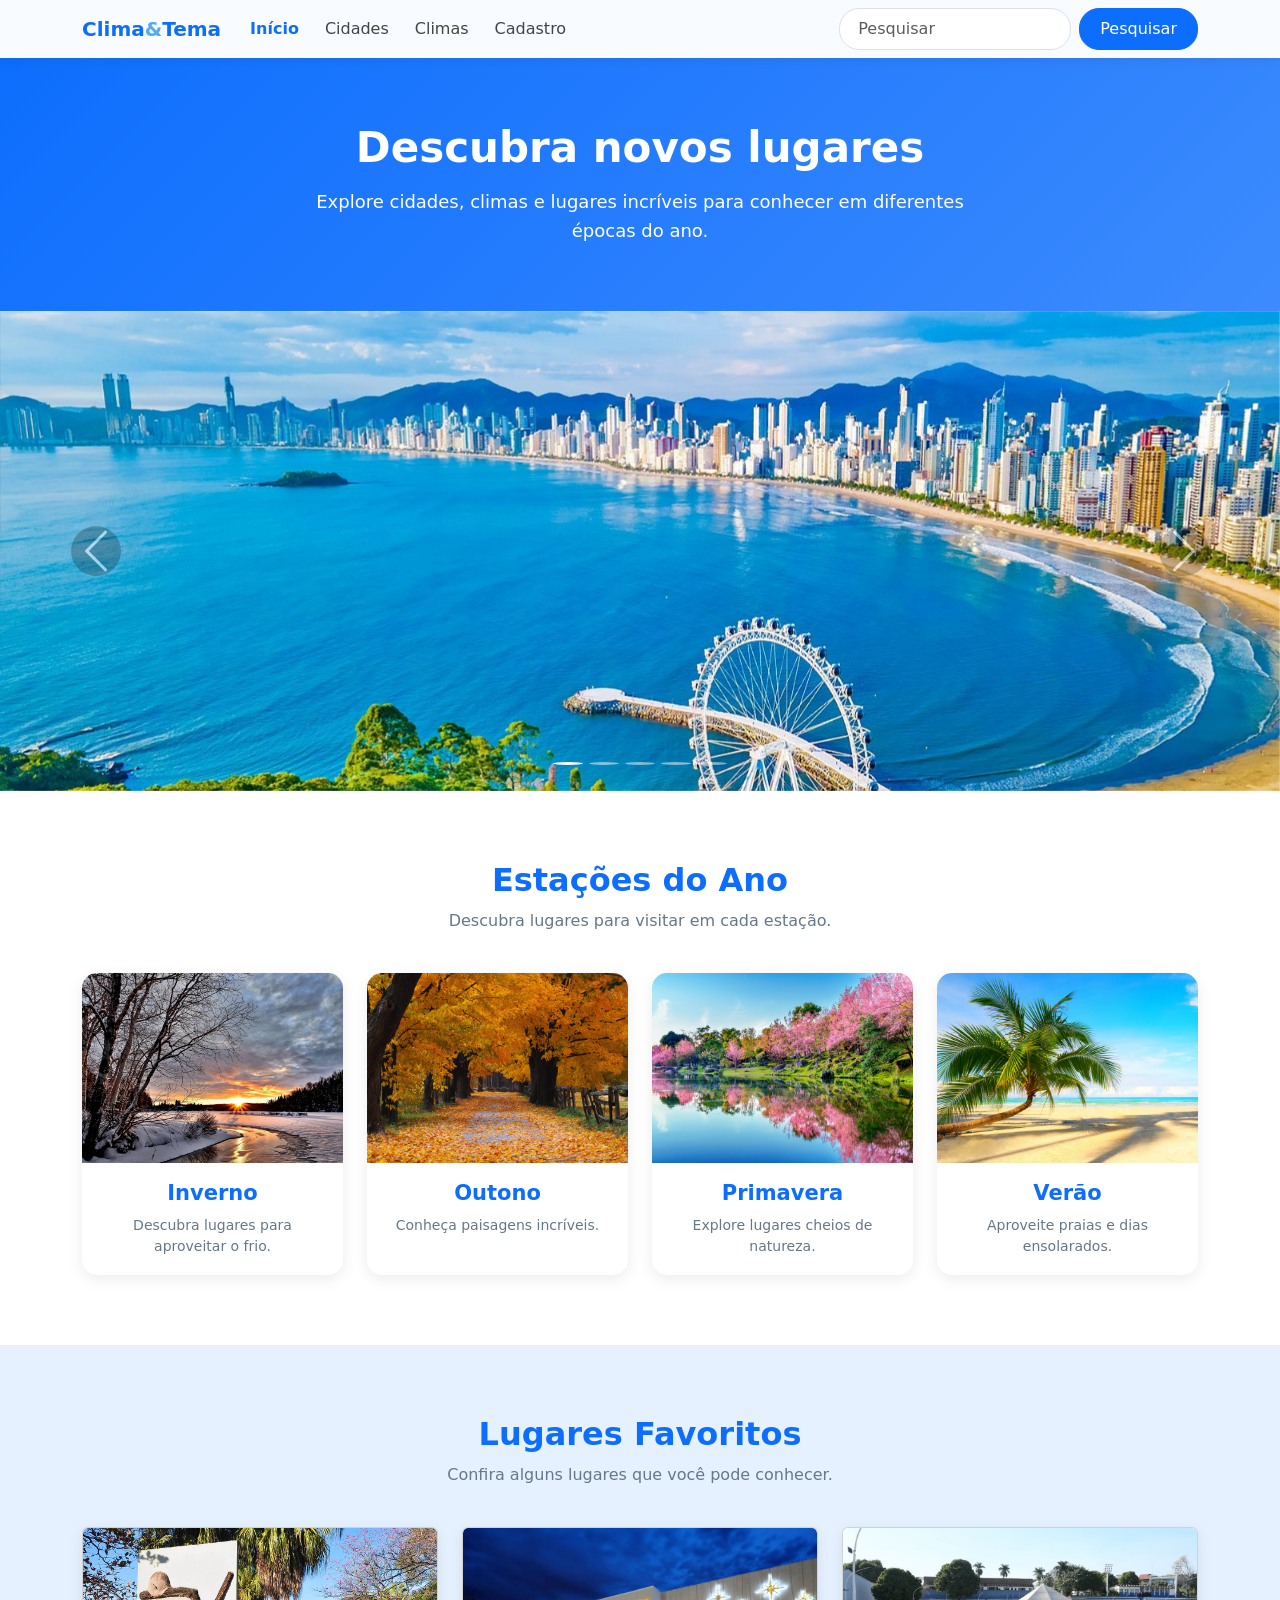
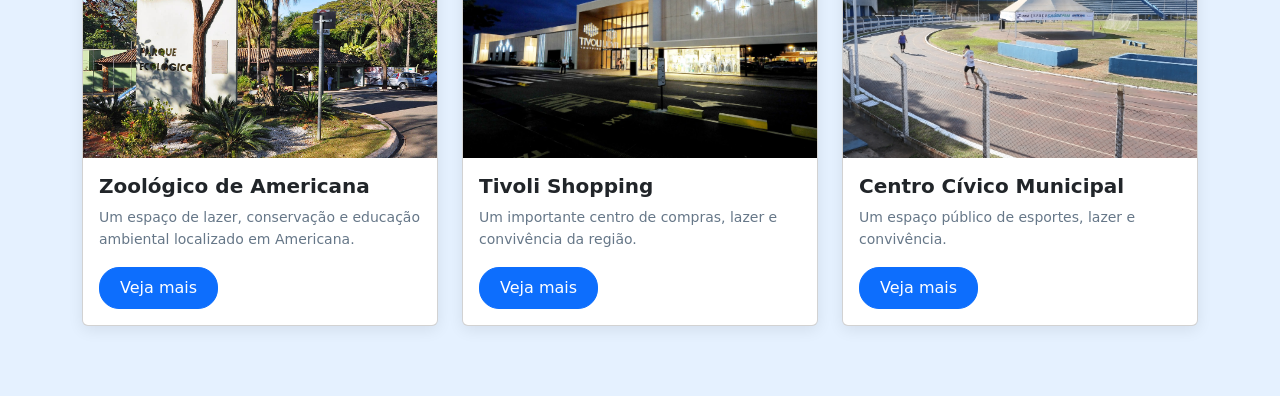
<file: index.html>
<!DOCTYPE html>
<html lang="pt-br">

<head>
    <meta charset="UTF-8">
    <meta name="viewport" content="width=device-width, initial-scale=1.0">

    <link rel="stylesheet" href="style.css">

    <link href="https://cdn.jsdelivr.net/npm/bootstrap@5.3.8/dist/css/bootstrap.min.css" rel="stylesheet">

    <title>Primavera</title>
</head>

<body>

    <nav class="navbar navbar-expand-lg">

        <div class="container">

            <a class="navbar-brand" href="index.html">
                Clima<span>&</span>Tema
            </a>

            <button class="navbar-toggler"
                type="button"
                data-bs-toggle="collapse"
                data-bs-target="#menu">

                <span class="navbar-toggler-icon"></span>

            </button>

            <div class="collapse navbar-collapse" id="menu">

                <ul class="navbar-nav me-auto">

                    <li class="nav-item">
                        <a class="nav-link active" href="index.html">
                            Início
                        </a>
                    </li>

                    <li class="nav-item">
                        <a class="nav-link" href="cidades.html">
                            Cidades
                        </a>
                    </li>

                    <li class="nav-item">
                        <a class="nav-link" href="clima.html">
                            Climas
                        </a>
                    </li>

                    <li class="nav-item">
                        <a class="nav-link" href="cadastro.html">
                            Cadastro
                        </a>
                    </li>

                </ul>

                <form class="d-flex">

                    <input
                        class="form-control"
                        type="search"
                        placeholder="Pesquisar">

                    <button class="btn btn-primary" type="submit">
                        Pesquisar
                    </button>

                </form>

            </div>

        </div>

    </nav>


    <section class="hero">

        <div class="container">

            <h1>
                Descubra novos lugares
            </h1>

            <p>
                Explore cidades, climas e lugares incríveis
                para conhecer em diferentes épocas do ano.
            </p>

        </div>

    </section>


    <div id="carouselPrincipal"
        class="carousel slide"
        data-bs-ride="carousel">

        <div class="carousel-indicators">

            <button type="button"
                data-bs-target="#carouselPrincipal"
                data-bs-slide-to="0"
                class="active">
            </button>

            <button type="button"
                data-bs-target="#carouselPrincipal"
                data-bs-slide-to="1">
            </button>

            <button type="button"
                data-bs-target="#carouselPrincipal"
                data-bs-slide-to="2">
            </button>

            <button type="button"
                data-bs-target="#carouselPrincipal"
                data-bs-slide-to="3">
            </button>

            <button type="button"
                data-bs-target="#carouselPrincipal"
                data-bs-slide-to="4">
            </button>

        </div>


        <div class="carousel-inner">

            <div class="carousel-item active">
                <img src="./img/BC.jpg" alt="Balneário Camboriú">
            </div>

            <div class="carousel-item">
                <img src="./img/guaruja 1.jpg" alt="Guarujá">
            </div>

            <div class="carousel-item">
                <img src="./img/holambra 1.jpg" alt="Holambra">
            </div>

            <div class="carousel-item">
                <img src="./img/ubatuba 1.webp" alt="Ubatuba">
            </div>

            <div class="carousel-item">
                <img src="./img/campinas 1.avif" alt="Campinas">
            </div>

        </div>


        <button class="carousel-control-prev"
            type="button"
            data-bs-target="#carouselPrincipal"
            data-bs-slide="prev">

            <span class="carousel-control-prev-icon"></span>

        </button>


        <button class="carousel-control-next"
            type="button"
            data-bs-target="#carouselPrincipal"
            data-bs-slide="next">

            <span class="carousel-control-next-icon"></span>

        </button>

    </div>


    <section class="estacoes">

        <div class="container">

            <h2>Estações do Ano</h2>

            <p class="subtitulo">
                Descubra lugares para visitar em cada estação.
            </p>


            <div class="row g-4">

                <div class="col-12 col-sm-6 col-lg-3">

                    <div class="estacao-card">

                        <img src="./img/inverno.jpg" alt="Inverno">

                        <div class="estacao-info">

                            <h3>Inverno</h3>

                            <p>
                                Descubra lugares para aproveitar o frio.
                            </p>

                        </div>

                    </div>

                </div>


                <div class="col-12 col-sm-6 col-lg-3">

                    <div class="estacao-card">

                        <img src="./img/outono.jpg" alt="Outono">

                        <div class="estacao-info">

                            <h3>Outono</h3>

                            <p>
                                Conheça paisagens incríveis.
                            </p>

                        </div>

                    </div>

                </div>


                <div class="col-12 col-sm-6 col-lg-3">

                    <div class="estacao-card">

                        <img src="./img/primavera.jpg" alt="Primavera">

                        <div class="estacao-info">

                            <h3>Primavera</h3>

                            <p>
                                Explore lugares cheios de natureza.
                            </p>

                        </div>

                    </div>

                </div>


                <div class="col-12 col-sm-6 col-lg-3">

                    <div class="estacao-card">

                        <img src="./img/veraao.jpg" alt="Verão">

                        <div class="estacao-info">

                            <h3>Verão</h3>

                            <p>
                                Aproveite praias e dias ensolarados.
                            </p>

                        </div>

                    </div>

                </div>

            </div>

        </div>

    </section>


    <section class="lugares">

        <div class="container">

            <h2>Lugares Favoritos</h2>

            <p class="subtitulo">
                Confira alguns lugares que você pode conhecer.
            </p>


            <div class="row g-4">


                <div class="col-12 col-md-6 col-lg-4">

                    <div class="card">

                        <img src="./img/zoo.jpg"
                            class="card-img-top"
                            alt="Zoológico de Americana">

                        <div class="card-body">

                            <h5 class="card-title">
                                Zoológico de Americana
                            </h5>

                            <p class="card-text">
                                Um espaço de lazer, conservação
                                e educação ambiental localizado
                                em Americana.
                            </p>

                            <a href="https://www.google.com/maps/search/?api=1&query=Zoologico+de+Americana"
                                class="btn btn-primary"
                                target="_blank">
                                Veja mais
                            </a>

                        </div>

                    </div>

                </div>


                <div class="col-12 col-md-6 col-lg-4">

                    <div class="card">

                        <img src="./img/tivoli.webp"
                            class="card-img-top"
                            alt="Tivoli Shopping">

                        <div class="card-body">

                            <h5 class="card-title">
                                Tivoli Shopping
                            </h5>

                            <p class="card-text">
                                Um importante centro de compras,
                                lazer e convivência da região.
                            </p>

                            <a href="https://www.google.com/maps/search/?api=1&query=Tivoli+Shopping+Santa+Barbara+d%27Oeste"
                                class="btn btn-primary"
                                target="_blank">
                                Veja mais
                            </a>

                        </div>

                    </div>

                </div>


                <div class="col-12 col-md-6 col-lg-4">

                    <div class="card">

                        <img src="./img/centro.jpg"
                            class="card-img-top"
                            alt="Centro Cívico Municipal">

                        <div class="card-body">

                            <h5 class="card-title">
                                Centro Cívico Municipal
                            </h5>

                            <p class="card-text">
                                Um espaço público de esportes,
                                lazer e convivência.
                            </p>

                            <a href="https://www.google.com/maps/search/?api=1&query=Centro+Civico+Municipal+Americana"
                                class="btn btn-primary"
                                target="_blank">
                                Veja mais
                            </a>

                        </div>

                    </div>

                </div>


            </div>

        </div>

    </section>


    <script src="https://cdn.jsdelivr.net/npm/bootstrap@5.3.8/dist/js/bootstrap.bundle.min.js"></script>

</body>

</html>
</file>
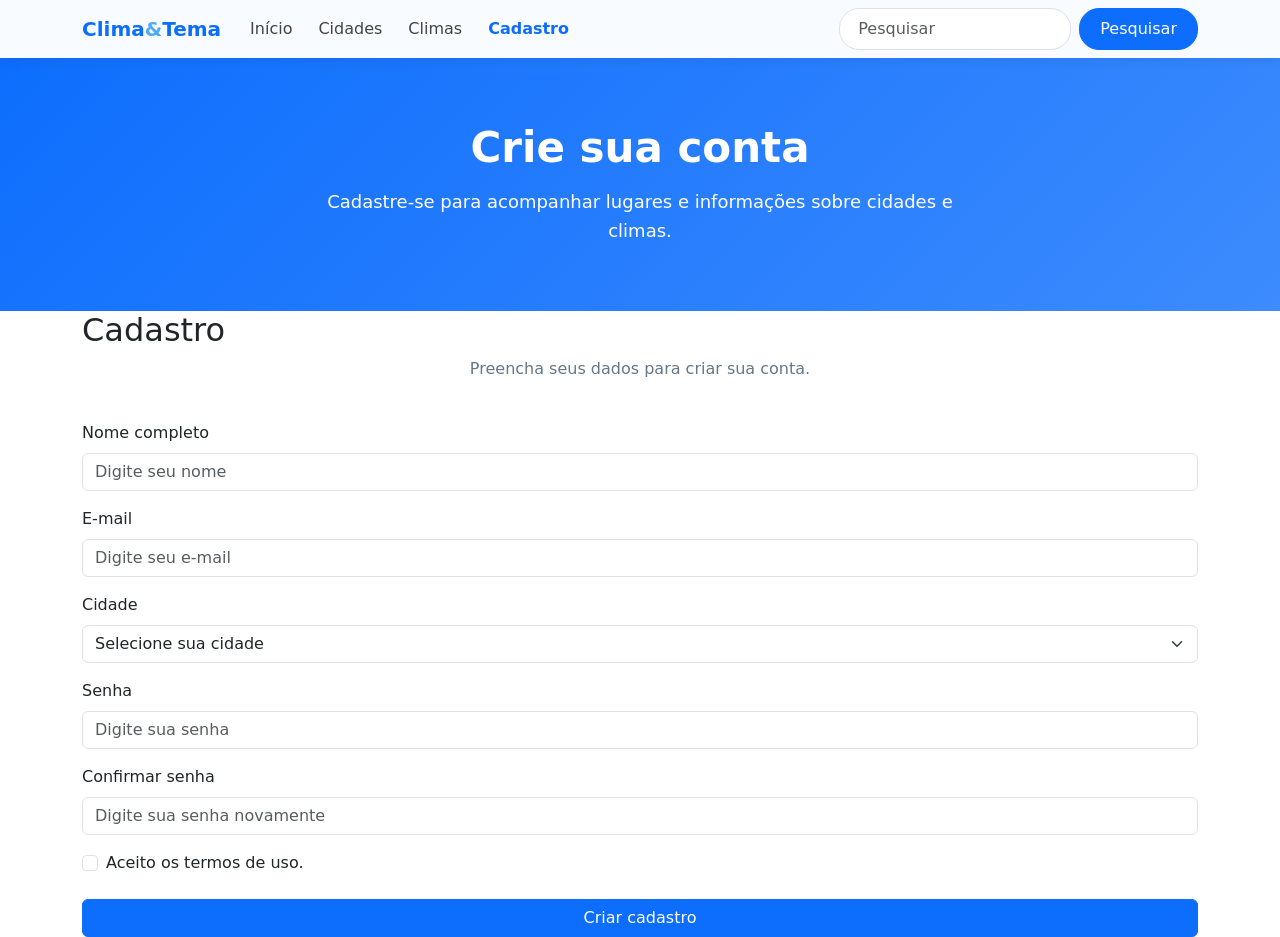
<file: cadastro.html>
<!DOCTYPE html>
<html lang="pt-br">

<head>
    <meta charset="UTF-8">
    <meta name="viewport" content="width=device-width, initial-scale=1.0">

    <link rel="stylesheet" href="style.css">

    <link href="https://cdn.jsdelivr.net/npm/bootstrap@5.3.8/dist/css/bootstrap.min.css" rel="stylesheet">

    <title>Primavera</title>
</head>

<body>

    <nav class="navbar navbar-expand-lg">

        <div class="container">

            <a class="navbar-brand" href="index.html">
                Clima<span>&</span>Tema
            </a>

            <button class="navbar-toggler"
                type="button"
                data-bs-toggle="collapse"
                data-bs-target="#menu">

                <span class="navbar-toggler-icon"></span>

            </button>

            <div class="collapse navbar-collapse" id="menu">

                <ul class="navbar-nav me-auto">

                    <li class="nav-item">
                        <a class="nav-link" href="index.html">
                            Início
                        </a>
                    </li>

                    <li class="nav-item">
                        <a class="nav-link" href="cidades.html">
                            Cidades
                        </a>
                    </li>

                    <li class="nav-item">
                        <a class="nav-link" href="climas.html">
                            Climas
                        </a>
                    </li>

                    <li class="nav-item">
                        <a class="nav-link active" href="cadastro.html">
                            Cadastro
                        </a>
                    </li>

                </ul>

                <form class="d-flex">

                    <input
                        class="form-control"
                        type="search"
                        placeholder="Pesquisar">

                    <button class="btn btn-primary" type="submit">
                        Pesquisar
                    </button>

                </form>

            </div>

        </div>

    </nav>


    <section class="hero">

        <div class="container">

            <h1>
                Crie sua conta
            </h1>

            <p>
                Cadastre-se para acompanhar lugares e informações
                sobre cidades e climas.
            </p>

        </div>

    </section>


    <section class="cadastro">

        <div class="container">

            <div class="cadastro-box">

                <h2>Cadastro</h2>

                <p class="subtitulo">
                    Preencha seus dados para criar sua conta.
                </p>


                <form>


                    <div class="mb-3">

                        <label for="nome" class="form-label">
                            Nome completo
                        </label>

                        <input
                            type="text"
                            class="form-control"
                            id="nome"
                            placeholder="Digite seu nome"
                            required>

                    </div>


                    <div class="mb-3">

                        <label for="email" class="form-label">
                            E-mail
                        </label>

                        <input
                            type="email"
                            class="form-control"
                            id="email"
                            placeholder="Digite seu e-mail"
                            required>

                    </div>


                    <div class="mb-3">

                        <label for="cidade" class="form-label">
                            Cidade
                        </label>

                        <select
                            class="form-select"
                            id="cidade"
                            required>

                            <option value="" selected disabled>
                                Selecione sua cidade
                            </option>

                            <option>
                                Americana
                            </option>

                            <option>
                                Santa Bárbara d'Oeste
                            </option>

                            <option>
                                Nova Odessa
                            </option>

                            <option>
                                Sumaré
                            </option>

                            <option>
                                Limeira
                            </option>

                            <option>
                                Campinas
                            </option>

                        </select>

                    </div>


                    <div class="mb-3">

                        <label for="senha" class="form-label">
                            Senha
                        </label>

                        <input
                            type="password"
                            class="form-control"
                            id="senha"
                            placeholder="Digite sua senha"
                            required>

                    </div>


                    <div class="mb-3">

                        <label for="confirmarSenha" class="form-label">
                            Confirmar senha
                        </label>

                        <input
                            type="password"
                            class="form-control"
                            id="confirmarSenha"
                            placeholder="Digite sua senha novamente"
                            required>

                    </div>


                    <div class="form-check mb-4">

                        <input
                            class="form-check-input"
                            type="checkbox"
                            id="termos"
                            required>

                        <label class="form-check-label" for="termos">
                            Aceito os termos de uso.
                        </label>

                    </div>


                    <button
                        type="submit"
                        class="btn btn-primary w-100">

                        Criar cadastro

                    </button>


                </form>

            </div>

        </div>

    </section>


    <script src="https://cdn.jsdelivr.net/npm/bootstrap@5.3.8/dist/js/bootstrap.bundle.min.js"></script>

</body>

</html>
</file>
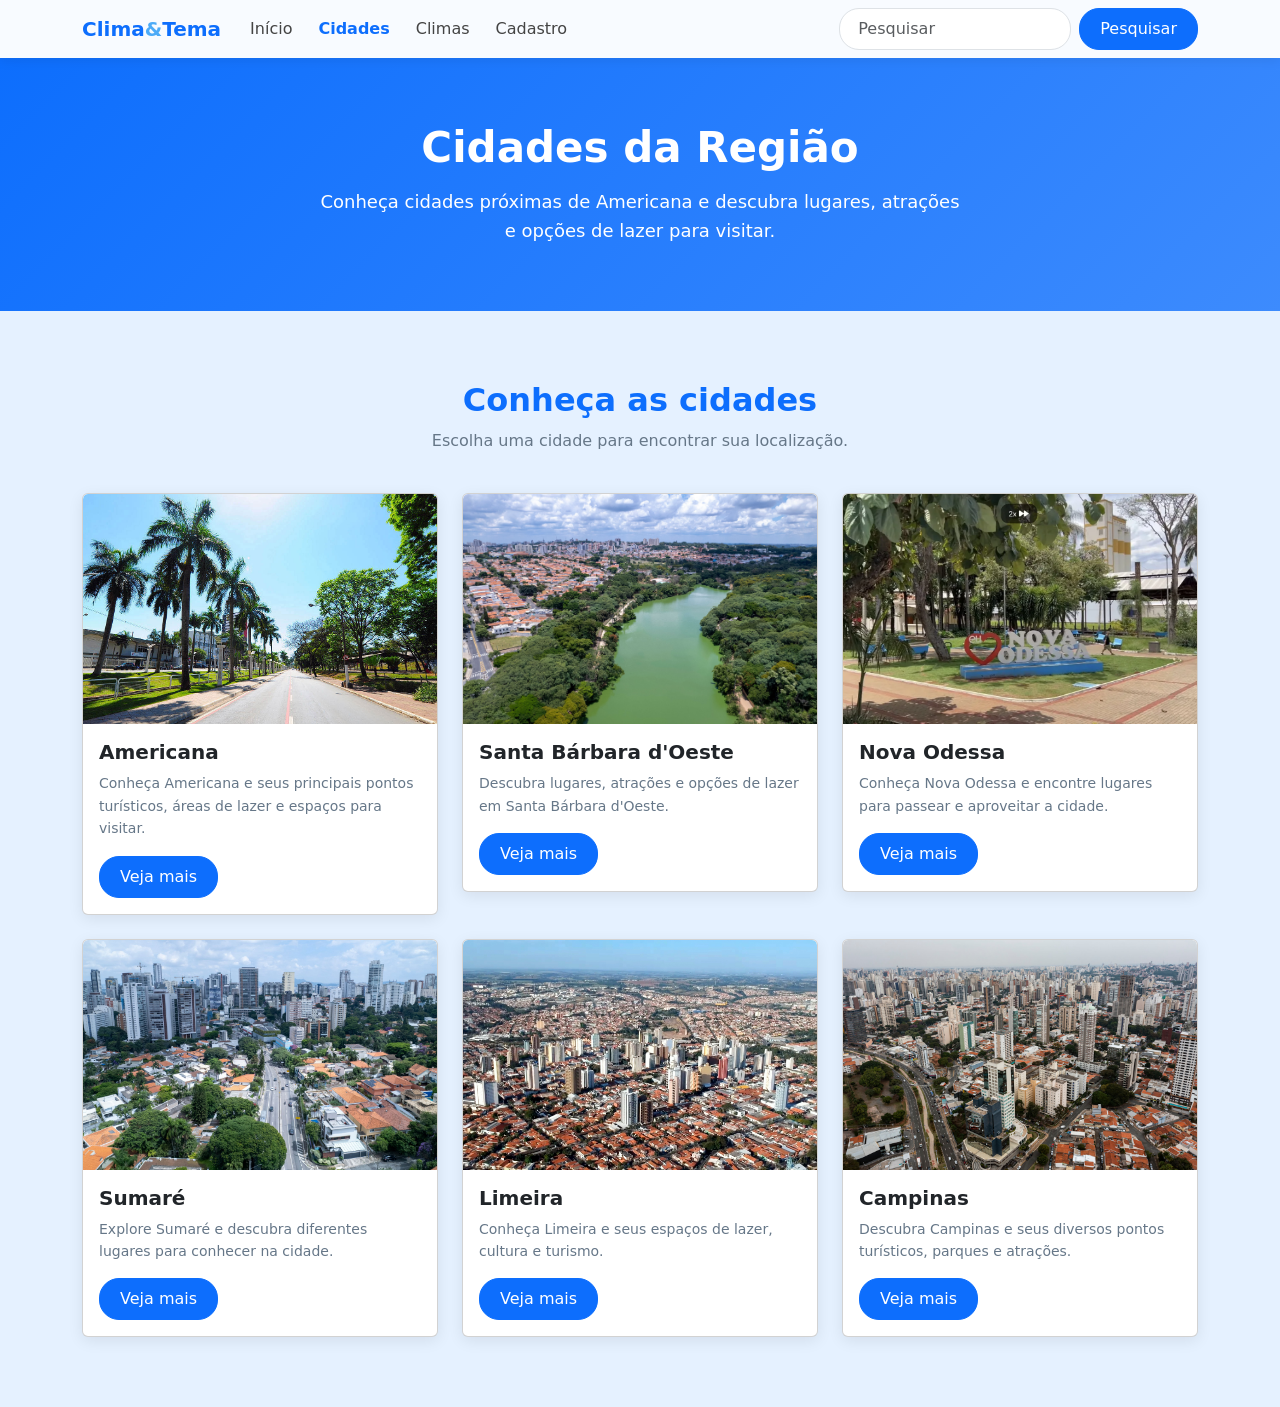
<file: cidades.html>
<!DOCTYPE html>
<html lang="pt-br">

<head>
    <meta charset="UTF-8">
    <meta name="viewport" content="width=device-width, initial-scale=1.0">

    <link rel="stylesheet" href="style.css">

    <link href="https://cdn.jsdelivr.net/npm/bootstrap@5.3.8/dist/css/bootstrap.min.css" rel="stylesheet">

    <title>Primavera</title>
</head>

<body>

    <nav class="navbar navbar-expand-lg">

        <div class="container">

            <a class="navbar-brand" href="index.html">
                Clima<span>&</span>Tema
            </a>

            <button class="navbar-toggler"
                type="button"
                data-bs-toggle="collapse"
                data-bs-target="#menu">

                <span class="navbar-toggler-icon"></span>

            </button>

            <div class="collapse navbar-collapse" id="menu">

                <ul class="navbar-nav me-auto">

                    <li class="nav-item">
                        <a class="nav-link" href="index.html">
                            Início
                        </a>
                    </li>

                    <li class="nav-item">
                        <a class="nav-link active" href="cidades.html">
                            Cidades
                        </a>
                    </li>

                    <li class="nav-item">
                        <a class="nav-link" href="climas.html">
                            Climas
                        </a>
                    </li>

                    <li class="nav-item">
                        <a class="nav-link" href="cadastro.html">
                            Cadastro
                        </a>
                    </li>

                </ul>

                <form class="d-flex">

                    <input
                        class="form-control"
                        type="search"
                        placeholder="Pesquisar">

                    <button class="btn btn-primary" type="submit">
                        Pesquisar
                    </button>

                </form>

            </div>

        </div>

    </nav>


    <section class="hero">

        <div class="container">

            <h1>
                Cidades da Região
            </h1>

            <p>
                Conheça cidades próximas de Americana e descubra
                lugares, atrações e opções de lazer para visitar.
            </p>

        </div>

    </section>


    <section class="lugares">

        <div class="container">

            <h2>
                Conheça as cidades
            </h2>

            <p class="subtitulo">
                Escolha uma cidade para encontrar sua localização.
            </p>


            <div class="row g-4">


                <div class="col-12 col-md-6 col-lg-4">

                    <div class="card">

                        <img
                            src="./img/americana.jpg"
                            class="card-img-top"
                            alt="Americana">

                        <div class="card-body">

                            <h5 class="card-title">
                                Americana
                            </h5>

                            <p class="card-text">
                                Conheça Americana e seus principais
                                pontos turísticos, áreas de lazer
                                e espaços para visitar.
                            </p>

                            <a
                                href="https://www.google.com/maps/search/?api=1&query=Americana+SP"
                                class="btn btn-primary"
                                target="_blank">

                                Veja mais

                            </a>

                        </div>

                    </div>

                </div>


                <div class="col-12 col-md-6 col-lg-4">

                    <div class="card">

                        <img
                            src="./img/sbo.jpg"
                            class="card-img-top"
                            alt="Santa Bárbara d'Oeste">

                        <div class="card-body">

                            <h5 class="card-title">
                                Santa Bárbara d'Oeste
                            </h5>

                            <p class="card-text">
                                Descubra lugares, atrações e opções
                                de lazer em Santa Bárbara d'Oeste.
                            </p>

                            <a
                                href="https://www.google.com/maps/search/?api=1&query=Santa+Barbara+d%27Oeste+SP"
                                class="btn btn-primary"
                                target="_blank">

                                Veja mais

                            </a>

                        </div>

                    </div>

                </div>


                <div class="col-12 col-md-6 col-lg-4">

                    <div class="card">

                        <img
                            src="./img/novaodessa.webp"
                            class="card-img-top"
                            alt="Nova Odessa">

                        <div class="card-body">

                            <h5 class="card-title">
                                Nova Odessa
                            </h5>

                            <p class="card-text">
                                Conheça Nova Odessa e encontre
                                lugares para passear e aproveitar
                                a cidade.
                            </p>

                            <a
                                href="https://www.google.com/maps/search/?api=1&query=Nova+Odessa+SP"
                                class="btn btn-primary"
                                target="_blank">

                                Veja mais

                            </a>

                        </div>

                    </div>

                </div>


                <div class="col-12 col-md-6 col-lg-4">

                    <div class="card">

                        <img
                            src="./img/sumare.jpg"
                            class="card-img-top"
                            alt="Sumaré">

                        <div class="card-body">

                            <h5 class="card-title">
                                Sumaré
                            </h5>

                            <p class="card-text">
                                Explore Sumaré e descubra diferentes
                                lugares para conhecer na cidade.
                            </p>

                            <a
                                href="https://www.google.com/maps/search/?api=1&query=Sumare+SP"
                                class="btn btn-primary"
                                target="_blank">

                                Veja mais

                            </a>

                        </div>

                    </div>

                </div>


                <div class="col-12 col-md-6 col-lg-4">

                    <div class="card">

                        <img
                            src="./img/limeira.jpg"
                            class="card-img-top"
                            alt="Limeira">

                        <div class="card-body">

                            <h5 class="card-title">
                                Limeira
                            </h5>

                            <p class="card-text">
                                Conheça Limeira e seus espaços
                                de lazer, cultura e turismo.
                            </p>

                            <a
                                href="https://www.google.com/maps/search/?api=1&query=Limeira+SP"
                                class="btn btn-primary"
                                target="_blank">

                                Veja mais

                            </a>

                        </div>

                    </div>

                </div>


                <div class="col-12 col-md-6 col-lg-4">

                    <div class="card">

                        <img
                            src="./img/Campinas.jpg"
                            class="card-img-top"
                            alt="Campinas">

                        <div class="card-body">

                            <h5 class="card-title">
                                Campinas
                            </h5>

                            <p class="card-text">
                                Descubra Campinas e seus diversos
                                pontos turísticos, parques e atrações.
                            </p>

                            <a
                                href="https://www.google.com/maps/search/?api=1&query=Campinas+SP"
                                class="btn btn-primary"
                                target="_blank">

                                Veja mais

                            </a>

                        </div>

                    </div>

                </div>


            </div>

        </div>

    </section>


    <script src="https://cdn.jsdelivr.net/npm/bootstrap@5.3.8/dist/js/bootstrap.bundle.min.js"></script>

</body>

</html>
</file>
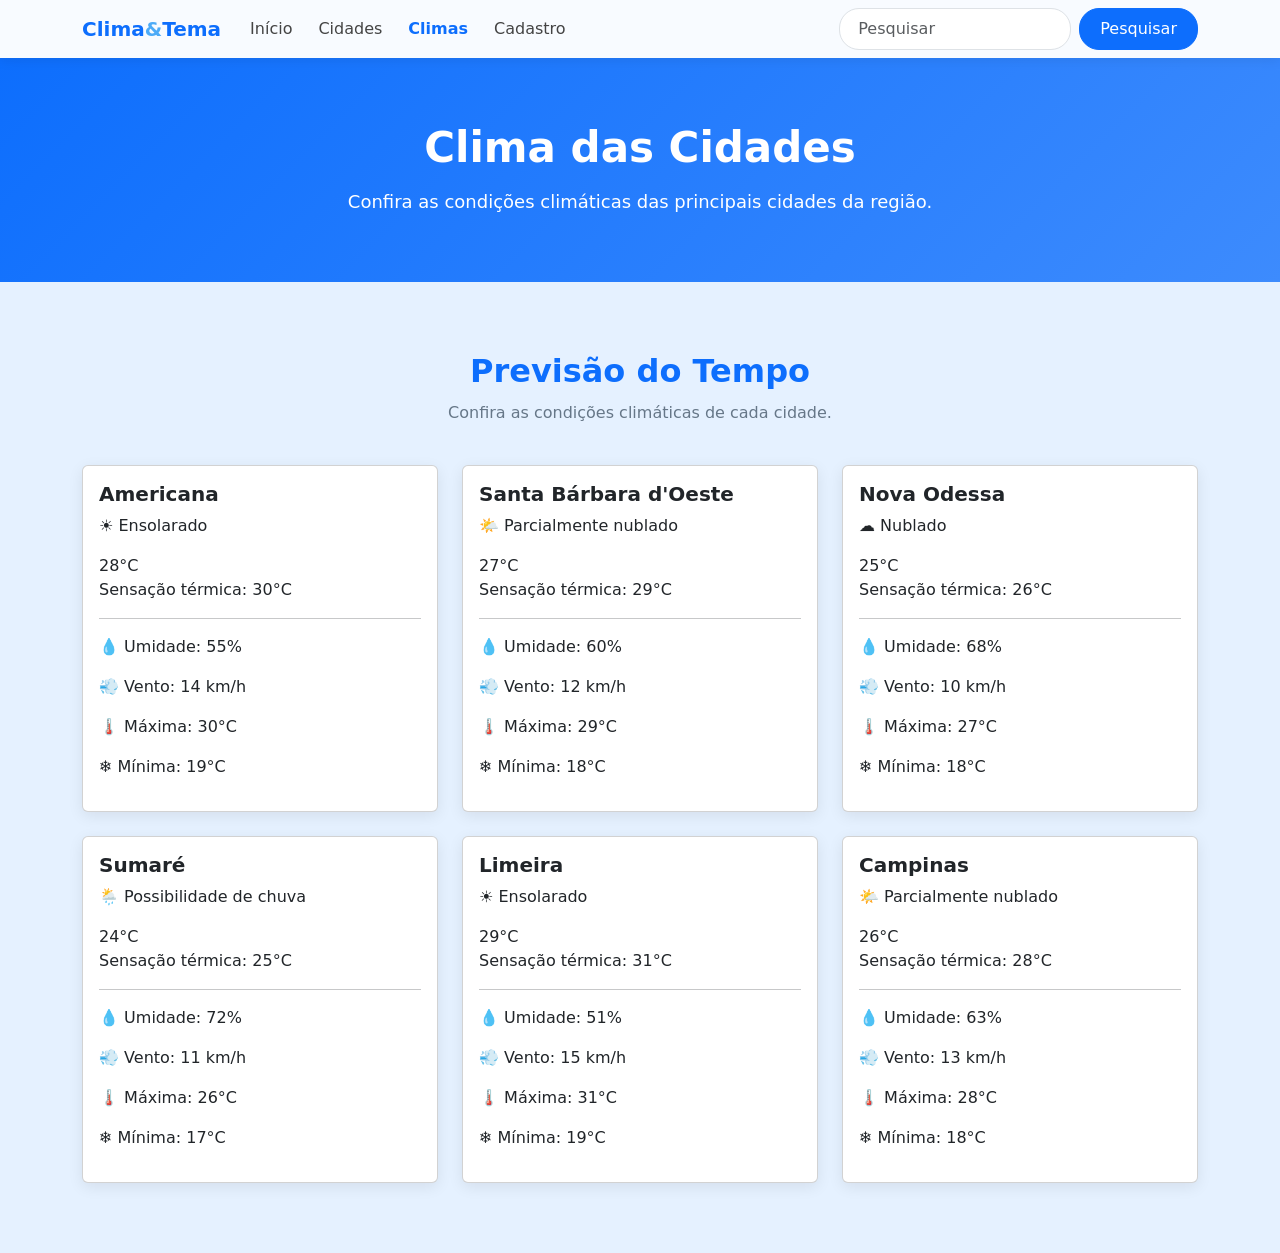
<file: clima.html>
<!DOCTYPE html>
<html lang="pt-br">
 
<head>
<meta charset="UTF-8">
<meta name="viewport" content="width=device-width, initial-scale=1.0">
 
    <link rel="stylesheet" href="style.css">
 
    <link href="https://cdn.jsdelivr.net/npm/bootstrap@5.3.8/dist/css/bootstrap.min.css" rel="stylesheet">
 
    <title>Primavera</title>
</head>
 
<body>
 
    <nav class="navbar navbar-expand-lg">
 
        <div class="container">
 
            <a class="navbar-brand" href="index.html">

                Clima<span>&</span>Tema
</a>
 
            <button class="navbar-toggler"

                type="button"

                data-bs-toggle="collapse"

                data-bs-target="#menu">
 
                <span class="navbar-toggler-icon"></span>
 
            </button>
 
            <div class="collapse navbar-collapse" id="menu">
 
                <ul class="navbar-nav me-auto">
 
                    <li class="nav-item">
<a class="nav-link" href="index.html">

                            Início
</a>
</li>
 
                    <li class="nav-item">
<a class="nav-link" href="cidades.html">

                            Cidades
</a>
</li>
 
                    <li class="nav-item">
<a class="nav-link active" href="climas.html">

                            Climas
</a>
</li>
 
                    <li class="nav-item">
<a class="nav-link" href="cadastro.html">

                            Cadastro
</a>
</li>
 
                </ul>
 
                <form class="d-flex">
 
                    <input

                        class="form-control"

                        type="search"

                        placeholder="Pesquisar">
 
                    <button class="btn btn-primary" type="submit">

                        Pesquisar
</button>
 
                </form>
 
            </div>
 
        </div>
 
    </nav>
 
 
    <section class="hero">
 
        <div class="container">
 
            <h1>

                Clima das Cidades
</h1>
 
            <p>

                Confira as condições climáticas das principais

                cidades da região.
</p>
 
        </div>
 
    </section>
 
 
    <section class="lugares">
 
        <div class="container">
 
            <h2>

                Previsão do Tempo
</h2>
 
            <p class="subtitulo">

                Confira as condições climáticas de cada cidade.
</p>
 
 
            <div class="row g-4">
 
 
                <div class="col-12 col-md-6 col-lg-4">
 
                    <div class="card clima-card">
 
                        <div class="card-body">
 
                            <h5 class="card-title">

                                Americana
</h5>
 
                            <p class="clima-condicao">

                                ☀️ Ensolarado
</p>
 
                            <div class="temperatura">

                                28°C
</div>
 
                            <p class="sensacao">

                                Sensação térmica: 30°C
</p>
 
                            <hr>
 
                            <div class="clima-info">
 
                                <p>

                                    💧 Umidade: 55%
</p>
 
                                <p>

                                    💨 Vento: 14 km/h
</p>
 
                                <p>

                                    🌡️ Máxima: 30°C
</p>
 
                                <p>

                                    ❄️ Mínima: 19°C
</p>
 
                            </div>
 
                        </div>
 
                    </div>
 
                </div>
 
 
                <div class="col-12 col-md-6 col-lg-4">
 
                    <div class="card clima-card">
 
                        <div class="card-body">
 
                            <h5 class="card-title">

                                Santa Bárbara d'Oeste
</h5>
 
                            <p class="clima-condicao">

                                🌤️ Parcialmente nublado
</p>
 
                            <div class="temperatura">

                                27°C
</div>
 
                            <p class="sensacao">

                                Sensação térmica: 29°C
</p>
 
                            <hr>
 
                            <div class="clima-info">
 
                                <p>

                                    💧 Umidade: 60%
</p>
 
                                <p>

                                    💨 Vento: 12 km/h
</p>
 
                                <p>

                                    🌡️ Máxima: 29°C
</p>
 
                                <p>

                                    ❄️ Mínima: 18°C
</p>
 
                            </div>
 
                        </div>
 
                    </div>
 
                </div>
 
 
                <div class="col-12 col-md-6 col-lg-4">
 
                    <div class="card clima-card">
 
                        <div class="card-body">
 
                            <h5 class="card-title">

                                Nova Odessa
</h5>
 
                            <p class="clima-condicao">

                                ☁️ Nublado
</p>
 
                            <div class="temperatura">

                                25°C
</div>
 
                            <p class="sensacao">

                                Sensação térmica: 26°C
</p>
 
                            <hr>
 
                            <div class="clima-info">
 
                                <p>

                                    💧 Umidade: 68%
</p>
 
                                <p>

                                    💨 Vento: 10 km/h
</p>
 
                                <p>

                                    🌡️ Máxima: 27°C
</p>
 
                                <p>

                                    ❄️ Mínima: 18°C
</p>
 
                            </div>
 
                        </div>
 
                    </div>
 
                </div>
 
 
                <div class="col-12 col-md-6 col-lg-4">
 
                    <div class="card clima-card">
 
                        <div class="card-body">
 
                            <h5 class="card-title">

                                Sumaré
</h5>
 
                            <p class="clima-condicao">

                                🌦️ Possibilidade de chuva
</p>
 
                            <div class="temperatura">

                                24°C
</div>
 
                            <p class="sensacao">

                                Sensação térmica: 25°C
</p>
 
                            <hr>
 
                            <div class="clima-info">
 
                                <p>

                                    💧 Umidade: 72%
</p>
 
                                <p>

                                    💨 Vento: 11 km/h
</p>
 
                                <p>

                                    🌡️ Máxima: 26°C
</p>
 
                                <p>

                                    ❄️ Mínima: 17°C
</p>
 
                            </div>
 
                        </div>
 
                    </div>
 
                </div>
 
 
                <div class="col-12 col-md-6 col-lg-4">
 
                    <div class="card clima-card">
 
                        <div class="card-body">
 
                            <h5 class="card-title">

                                Limeira
</h5>
 
                            <p class="clima-condicao">

                                ☀️ Ensolarado
</p>
 
                            <div class="temperatura">

                                29°C
</div>
 
                            <p class="sensacao">

                                Sensação térmica: 31°C
</p>
 
                            <hr>
 
                            <div class="clima-info">
 
                                <p>

                                    💧 Umidade: 51%
</p>
 
                                <p>

                                    💨 Vento: 15 km/h
</p>
 
                                <p>

                                    🌡️ Máxima: 31°C
</p>
 
                                <p>

                                    ❄️ Mínima: 19°C
</p>
 
                            </div>
 
                        </div>
 
                    </div>
 
                </div>
 
 
                <div class="col-12 col-md-6 col-lg-4">
 
                    <div class="card clima-card">
 
                        <div class="card-body">
 
                            <h5 class="card-title">

                                Campinas
</h5>
 
                            <p class="clima-condicao">

                                🌤️ Parcialmente nublado
</p>
 
                            <div class="temperatura">

                                26°C
</div>
 
                            <p class="sensacao">

                                Sensação térmica: 28°C
</p>
 
                            <hr>
 
                            <div class="clima-info">
 
                                <p>

                                    💧 Umidade: 63%
</p>
 
                                <p>

                                    💨 Vento: 13 km/h
</p>
 
                                <p>

                                    🌡️ Máxima: 28°C
</p>
 
                                <p>

                                    ❄️ Mínima: 18°C
</p>
 
                            </div>
 
                        </div>
 
                    </div>
 
                </div>
 
 
            </div>
 
        </div>
 
    </section>
 
 
    <script src="https://cdn.jsdelivr.net/npm/bootstrap@5.3.8/dist/js/bootstrap.bundle.min.js"></script>
 
</body>
 
</html>
</file>
<file: style.css>
* {
    margin: 0;
    padding: 0;
    box-sizing: border-box;
}

body {
    font-family: Arial, Helvetica, sans-serif;
    background-color: #eef6ff;
    color: #333;
}

.navbar {
    background-color: #f8fbff;
    padding: 15px 0;
    box-shadow: 0 2px 12px rgba(0, 0, 0, 0.08);
}

.navbar-brand {
    font-size: 26px;
    font-weight: bold;
    color: #0d6efd !important;
}

.navbar-brand span {
    color: #4dabf7;
}

.navbar .nav-link {
    color: #444;
    margin: 0 5px;
    font-size: 16px;
    transition: 0.3s;
}

.navbar .nav-link:hover {
    color: #0d6efd;
}

.navbar .nav-link.active {
    color: #0d6efd !important;
    font-weight: bold;
}

.navbar form {
    gap: 8px;
}

.navbar input {
    border-radius: 20px;
    padding-left: 18px;
}

.navbar .btn {
    border-radius: 20px;
    padding: 8px 20px;
}

.hero {
    background: linear-gradient(
        135deg,
        #0d6efd,
        #3d8bfd
    );
    color: white;
    text-align: center;
    padding: 65px 20px;
}

.hero h1 {
    font-size: 42px;
    font-weight: bold;
    margin-bottom: 15px;
}

.hero p {
    font-size: 18px;
    max-width: 650px;
    margin: auto;
    line-height: 1.6;
}

.carousel {
    width: 100%;
    overflow: hidden;
}

.carousel-item img {
    width: 100%;
    height: 480px;
    object-fit: cover;
}

.carousel-control-prev-icon,
.carousel-control-next-icon {
    background-color: rgba(0, 0, 0, 0.45);
    border-radius: 50%;
    padding: 25px;
    background-size: 50%;
}

.carousel-indicators button {
    width: 10px;
    height: 10px;
    border-radius: 50%;
}

.estacoes,
.lugares {
    padding: 70px 20px;
}

.estacoes h2,
.lugares h2 {
    text-align: center;
    font-size: 32px;
    font-weight: bold;
    color: #0d6efd;
    margin-bottom: 10px;
}

.subtitulo {
    text-align: center;
    color: #667788;
    margin-bottom: 40px;
    font-size: 16px;
}

.estacao-card {
    background-color: #ffffff;
    border-radius: 15px;
    overflow: hidden;
    box-shadow: 0 4px 15px rgba(0, 0, 0, 0.08);
    transition: 0.3s;
    height: 100%;
}

.estacao-card:hover {
    transform: translateY(-8px);
    box-shadow: 0 10px 25px rgba(13, 110, 253, 0.18);
}

.estacao-card img {
    width: 100%;
    height: 190px;
    object-fit: cover;
}

.estacao-info {
    padding: 18px;
    text-align: center;
}

.estacao-info h3 {
    font-size: 21px;
    color: #0d6efd;
    font-weight: bold;
    margin-bottom: 8px;
}

.estacao-info p {
    color: #667788;
    font-size: 14px;
    margin: 0;
}

.lugares {
    background-color: #e5f1ff;
}

.card {
    background-color: #ffffff;
    border: none;
    border-radius: 15px;
    overflow: hidden;
    height: 100%;
    box-shadow: 0 4px 15px rgba(0, 0, 0, 0.08);
    transition: 0.3s;
}

.card:hover {
    transform: translateY(-8px);
    box-shadow: 0 10px 25px rgba(13, 110, 253, 0.18);
}

.card-img-top {
    width: 100%;
    height: 230px;
    object-fit: cover;
}

.card-body {
    padding: 22px;
}

.card-title {
    color: #0d6efd;
    font-weight: bold;
    font-size: 20px;
}

.card-text {
    color: #667788;
    line-height: 1.6;
    font-size: 14px;
}

.card .btn {
    border-radius: 20px;
    padding: 8px 20px;
}

.btn-primary {
    background-color: #0d6efd;
    border-color: #0d6efd;
}

.btn-primary:hover {
    background-color: #0b5ed7;
    border-color: #0b5ed7;
}

@media (max-width: 768px) {

    .hero {
        padding: 45px 20px;
    }

    .hero h1 {
        font-size: 30px;
    }

    .hero p {
        font-size: 16px;
    }

    .carousel-item img {
        height: 300px;
    }

    .navbar form {
        margin-top: 15px;
    }

    .navbar form input {
        width: 100%;
    }

    .estacoes,
    .lugares {
        padding: 50px 15px;
    }

    .estacoes h2,
    .lugares h2 {
        font-size: 27px;
    }
}
</file>
